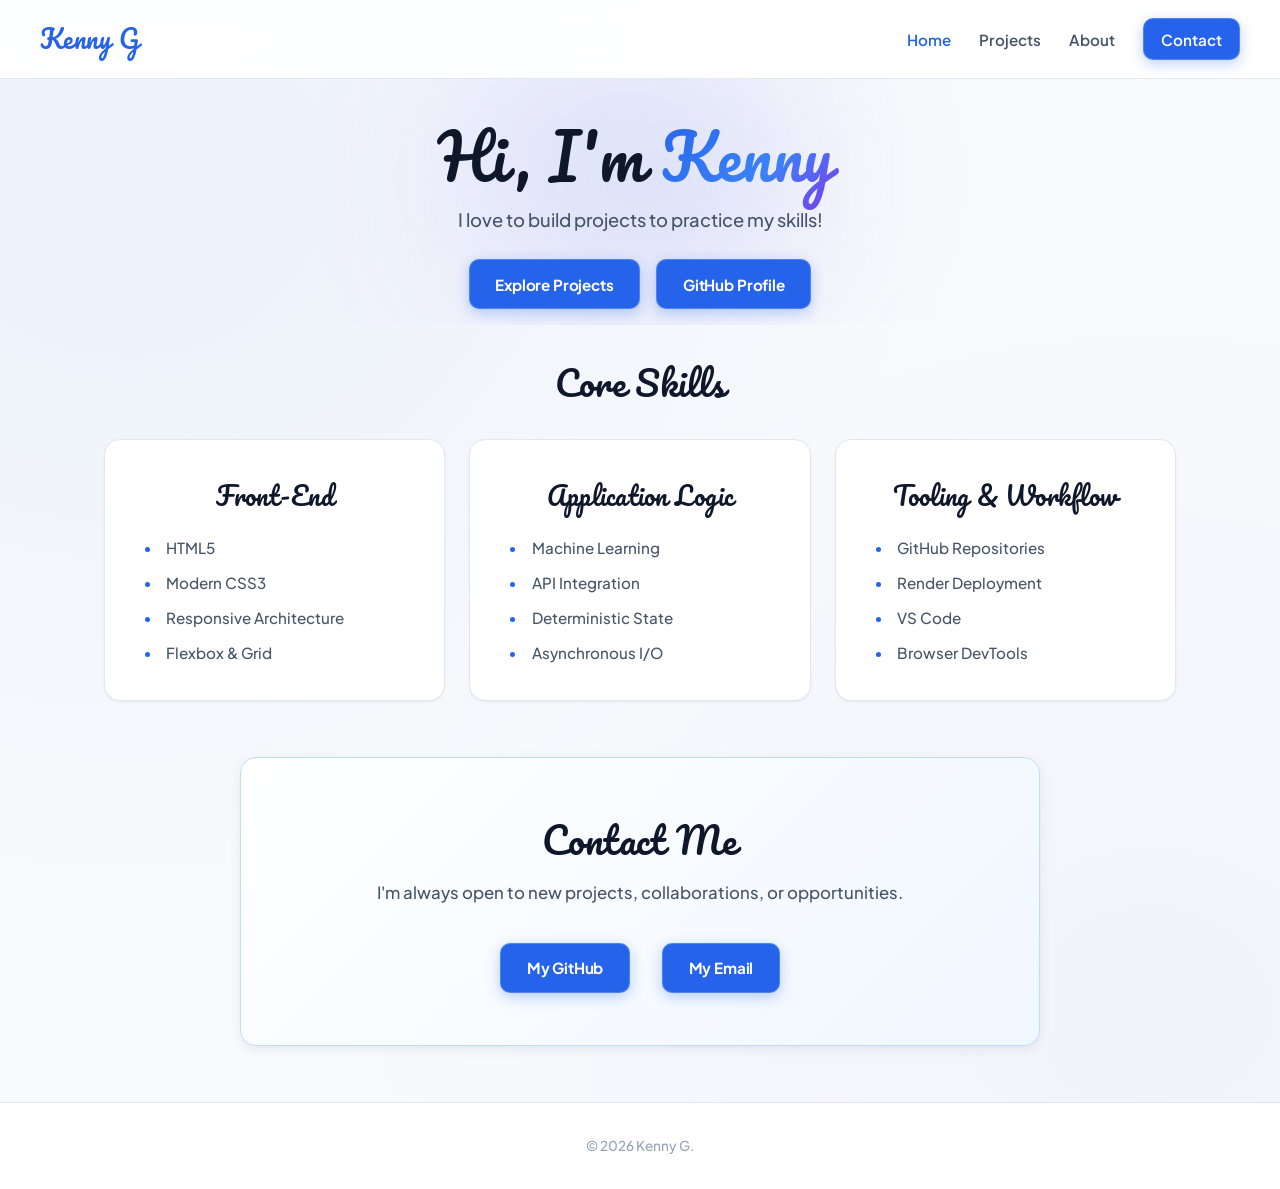
<file: index.html>
<!DOCTYPE html>
<html lang="en">

<head>
  <meta charset="UTF-8" />
  <meta name="viewport" content="width=device-width, initial-scale=1.0" />
  <title>Kenny's Portfolio</title>
  <link rel="preconnect" href="https://fonts.googleapis.com">
  <link rel="preconnect" href="https://fonts.gstatic.com" crossorigin>
  <link href="https://fonts.googleapis.com/css2?family=Fira+Code:wght@400;600&family=Plus+Jakarta+Sans:wght@400;600;700;800&display=swap" rel="stylesheet">
  <link rel="stylesheet" href="style.css" />
</head>

<body>
  <header class="navbar">
    <a href="index.html" class="logo">Kenny G</a>
    <nav class="nav-links">
      <a href="index.html" class="active">Home</a>
      <a href="projects.html">Projects</a>
      <a href="about.html">About</a>
      <a href="#contact" class="btn-nav">Contact</a>
    </nav>
  </header>

  <main>
    <section class="hero-section">
      <div class="hero-glow"></div>
      <div class="hero-content">
        <h1>Hi, I'm <span class="gradient-text">Kenny</span></h1>
        <p class="hero-subtext">I love to build projects to practice my skills!</p>
        <div class="hero-actions">
          <a href="projects.html" class="btn btn-primary">Explore Projects</a>
          <a href="https://github.com/Kenny-G-z" target="_blank" rel="noopener noreferrer" class="btn btn-secondary">GitHub Profile</a>
        </div>
      </div>
    </section>

    <section class="skills-section">
      <h2 class="section-title">Core Skills</h2>
      <div class="skills-grid">

        <div class="skill-card">
          <h3>Front-End</h3>
          <ul class="skill-list">
            <li>HTML5</li>
            <li>Modern CSS3</li>
            <li>Responsive Architecture</li>
            <li>Flexbox & Grid</li>
          </ul>
        </div>

        <div class="skill-card">
          <h3>Application Logic</h3>
          <ul class="skill-list">
            <li>Machine Learning</li>
            <li>API Integration</li>
            <li>Deterministic State</li>
            <li>Asynchronous I/O</li>
          </ul>
        </div>

        <div class="skill-card">
          <h3>Tooling & Workflow</h3>
          <ul class="skill-list">
            <li>GitHub Repositories</li>
            <li>Render Deployment</li>
            <li>VS Code</li>
            <li>Browser DevTools</li>
          </ul>
        </div>
      </div>
    </section>

    <section id="contact" class="contact-section">
      <div class="contact-box">
        <h2>Contact Me</h2>
        <p>I'm always open to new projects, collaborations, or opportunities.</p>
        <div class="contact-buttons">
          <a href="https://github.com/Kenny-G-z" target="_blank" rel="noopener noreferrer" class="btn btn-primary">My GitHub</a>
          <a href="https://mail.google.com/mail/?view=cm&fs=1&to=gosalargk@gmail.com" target="_blank" rel="noopener noreferrer" class="btn btn-primary">My Email</a>
        </div>
      </div>

    </section>
  </main>

  <footer><p>© 2026 Kenny G.</p></footer>
</body>

</html>
</file>
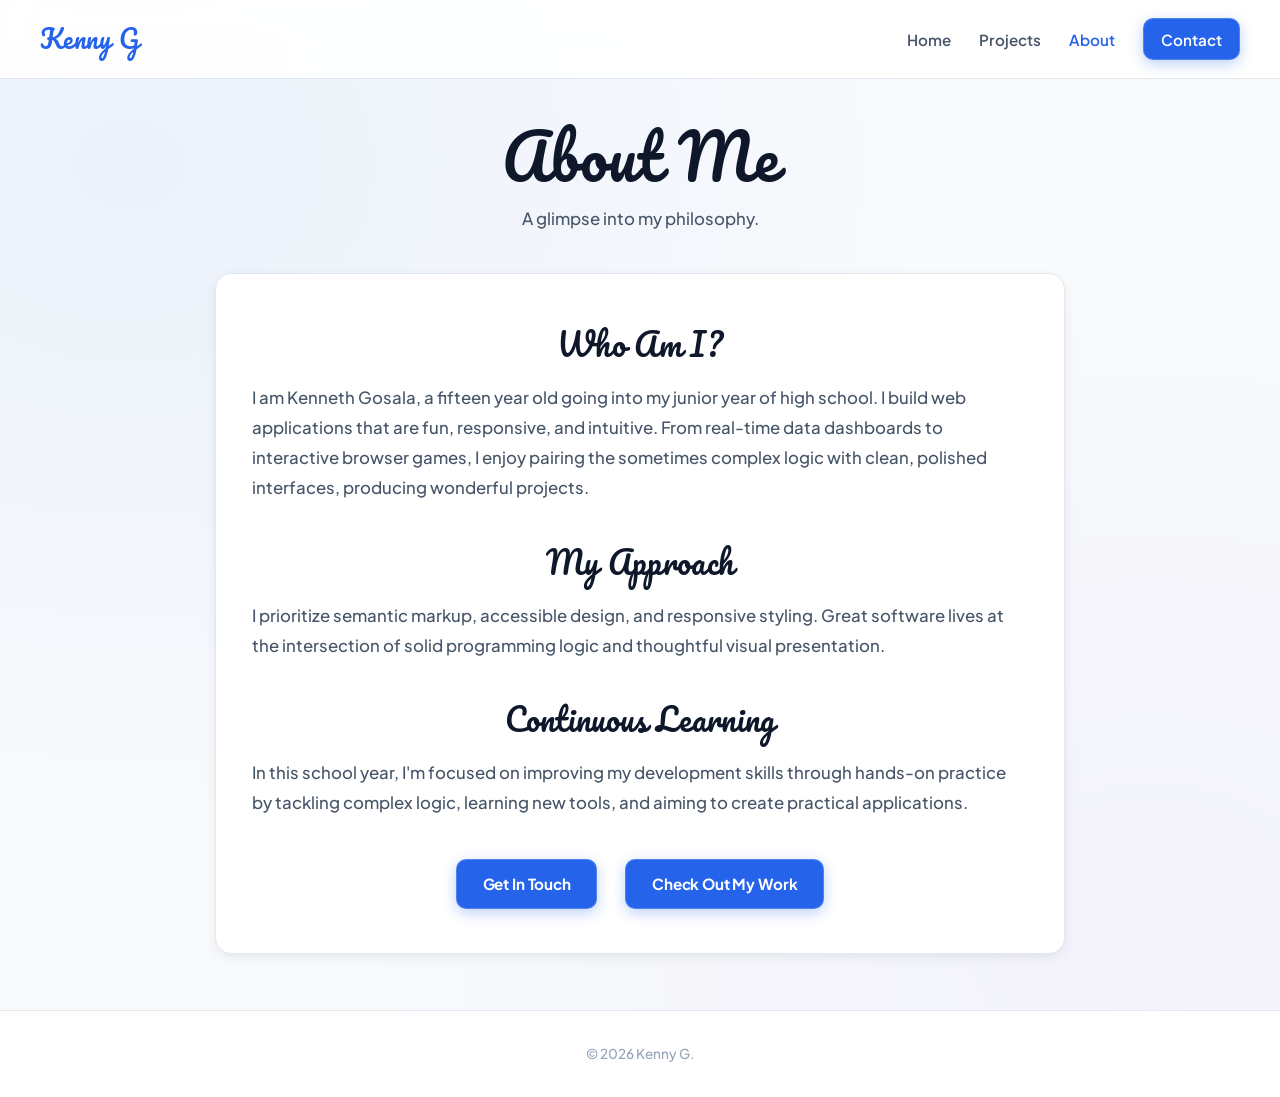
<file: about.html>
<!DOCTYPE html>
<html lang="en">

<head>
  <meta charset="UTF-8" />
  <meta name="viewport" content="width=device-width, initial-scale=1.0" />
  <title>About | Kenny G</title>
  <link rel="preconnect" href="https://fonts.googleapis.com">
  <link rel="preconnect" href="https://fonts.gstatic.com" crossorigin>
  <link href="https://fonts.googleapis.com/css2?family=Fira+Code:wght@400;600&family=Plus+Jakarta+Sans:wght@400;600;700;800&display=swap" rel="stylesheet">
  <link rel="stylesheet" href="style.css"/>
</head>

<body>
  <header class="navbar">
    <a href="index.html" class="logo">Kenny G</a>
    <nav class="nav-links">
      <a href="index.html">Home</a>
      <a href="projects.html">Projects</a>
      <a href="about.html" class="active">About</a>
      <a href="index.html#contact" class="btn-nav">Contact</a>
    </nav>
  </header>

  <main>
    <section class="page-header">
      <h1 class="page-title">About Me</h1>
      <p class="page-subtitle">A glimpse into my philosophy.</p>
    </section>

    <section class="about-content-section">
      <div class="about-card">
        <h2>Who Am I?</h2>
        <p>I am Kenneth Gosala, a fifteen year old going into my junior year of high school. I build web applications that are fun, responsive, and intuitive. From real-time data dashboards to interactive browser games, I enjoy pairing the sometimes complex logic with clean, polished interfaces, producing wonderful projects.</p>
        
        <h2 class="sub-heading">My Approach</h2>
        <p>I prioritize semantic markup, accessible design, and responsive styling. Great software lives at the intersection of solid programming logic and thoughtful visual presentation.</p>

        <h2 class="sub-heading">Continuous Learning</h2>
        <p>In this school year, I'm focused on improving my development skills through hands-on practice by tackling complex logic, learning new tools, and aiming to create practical applications.</p>

        <div class="about-actions">
          <a href="index.html#contact" class="btn btn-primary">Get In Touch</a>
          <a href="projects.html" class="btn btn-secondary">Check Out My Work</a>
        </div>
      </div>
    </section>
  </main>

  <footer>
    <p>© 2026 Kenny G.</p>
  </footer>

</body>
</html>
</file>
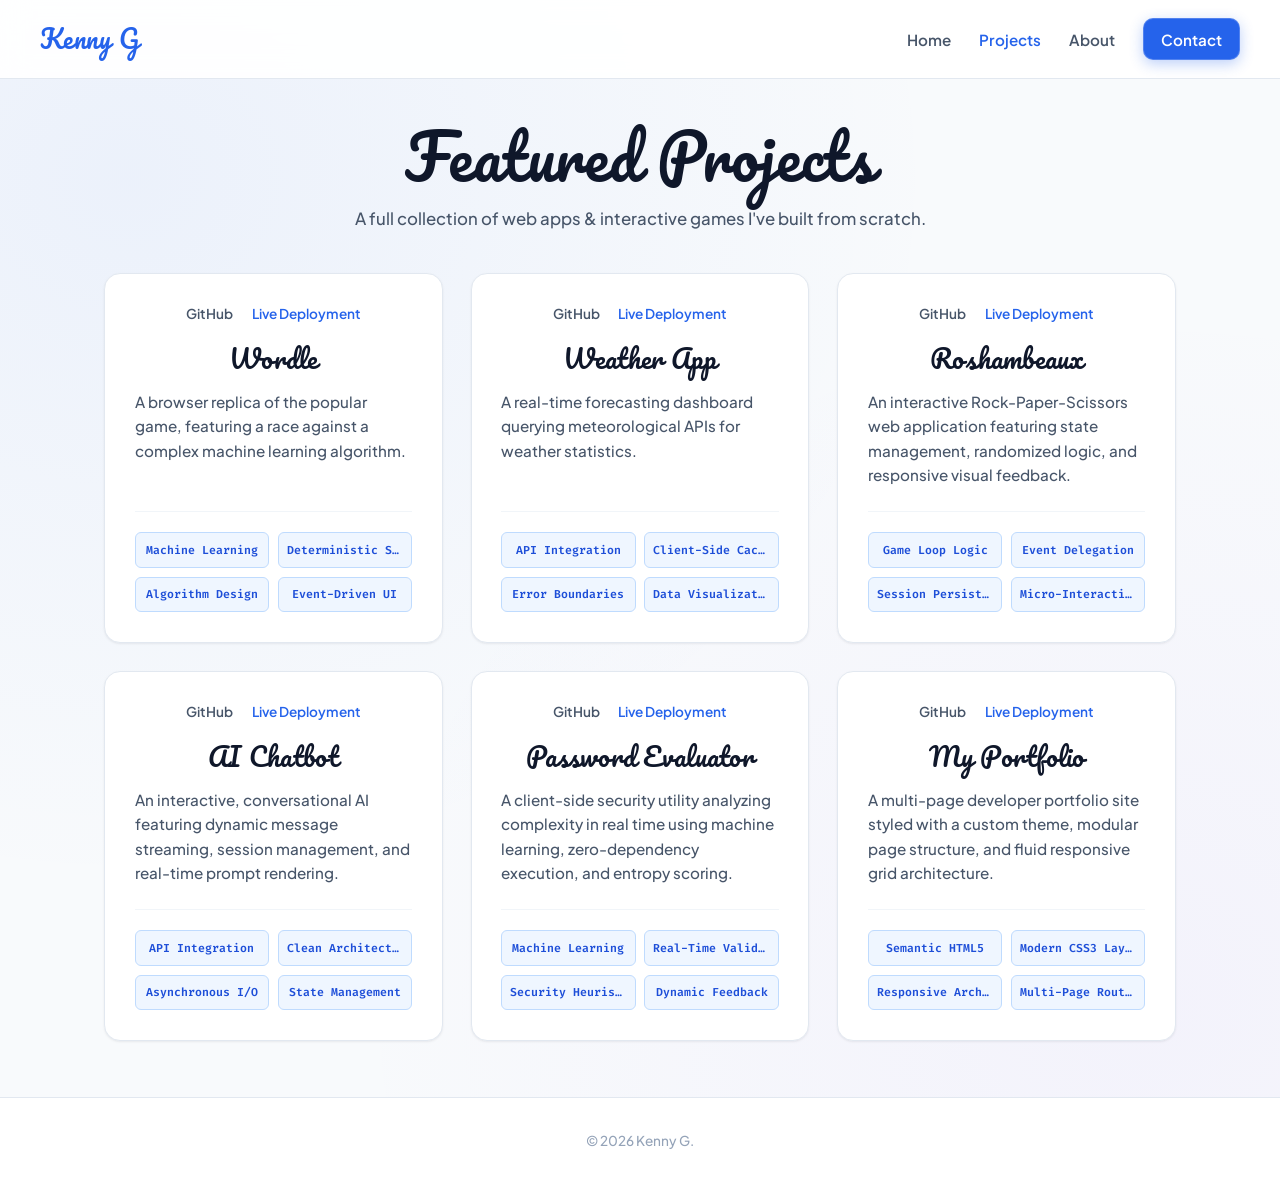
<file: projects.html>
<!DOCTYPE html>
<html lang="en">

<head>
  <meta charset="UTF-8" />
  <meta name="viewport" content="width=device-width, initial-scale=1.0" />
  <title>Projects | Kenny G</title>
  <link rel="preconnect" href="https://fonts.googleapis.com">
  <link rel="preconnect" href="https://fonts.gstatic.com" crossorigin>
  <link href="https://fonts.googleapis.com/css2?family=Fira+Code:wght@400;600&family=Plus+Jakarta+Sans:wght@400;600;700;800&display=swap" rel="stylesheet">
  <link rel="stylesheet" href="style.css" />
</head>

<body>
  <header class="navbar">
    <a href="index.html" class="logo">Kenny G</a>
    <nav class="nav-links">
      <a href="index.html">Home</a>
      <a href="projects.html" class="active">Projects</a>
      <a href="about.html">About</a>
      <a href="index.html#contact" class="btn-nav">Contact</a>
    </nav>
  </header>

  <main>
    <section class="page-header">
      <h1 class="page-title">Featured Projects</h1>
      <p class="page-subtitle">A full collection of web apps & interactive games I've built from scratch.</p>
    </section>

    <section class="all-projects-section">
      <div class="projects-grid">
        <article class="project-card">
          <div class="project-header">
            <div class="project-links">
              <a href="https://github.com/Kenny-G-z/Wordle" target="_blank" rel="noopener noreferrer">GitHub</a>
              <a href="https://wordle-3slv.onrender.com" target="_blank" rel="noopener noreferrer" class="live-link">Live Deployment</a>
            </div>
          </div>
          <h3>Wordle</h3>
          <p>A browser replica of the popular game, featuring a race against a complex machine learning algorithm.</p>
          <div class="tech-stack">
            <span>Machine Learning</span>
            <span>Deterministic State</span>
            <span>Algorithm Design</span>
            <span>Event-Driven UI</span>
          </div>
        </article>

        <article class="project-card">
          <div class="project-header">
            <div class="project-links">
              <a href="https://github.com/Kenny-G-z/Weather-App" target="_blank" rel="noopener noreferrer">GitHub</a>
              <a href="https://weather-app-7cwh.onrender.com" target="_blank" rel="noopener noreferrer" class="live-link">Live Deployment</a>
            </div>
          </div>
          <h3>Weather App</h3>
          <p>A real-time forecasting dashboard querying meteorological APIs for weather statistics.</p>
          <div class="tech-stack">
            <span>API Integration</span>
            <span>Client-Side Caching</span>
            <span>Error Boundaries</span>
            <span>Data Visualization</span>
          </div>
        </article>

        <article class="project-card">
          <div class="project-header">
            <div class="project-links">
              <a href="https://github.com/Kenny-G-z/Roshambeaux" target="_blank" rel="noopener noreferrer">GitHub</a>
              <a href="https://roshambeaux-8d5c.onrender.com" target="_blank" rel="noopener noreferrer" class="live-link">Live Deployment</a>
            </div>
          </div>
          <h3>Roshambeaux</h3>
          <p>An interactive Rock-Paper-Scissors web application featuring state management, randomized logic, and responsive visual feedback.</p>
          <div class="tech-stack">
            <span>Game Loop Logic</span>
            <span>Event Delegation</span>
            <span>Session Persistence</span>
            <span>Micro-Interactions</span>
          </div>
        </article>

        <article class="project-card">
          <div class="project-header">
            <div class="project-links">
              <a href="https://github.com/Kenny-G-z/AI-Chatbot" target="_blank" rel="noopener noreferrer">GitHub</a>
              <a href="https://ai-chatbot-3mv5.onrender.com" target="_blank" rel="noopener noreferrer" class="live-link">Live Deployment</a>
            </div>
          </div>
          <h3>AI Chatbot</h3>
          <p>An interactive, conversational AI featuring dynamic message streaming, session management, and real-time prompt rendering.</p>
          <div class="tech-stack">
            <span>API Integration</span>
            <span>Clean Architecture</span>
            <span>Asynchronous I/O</span>
            <span>State Management</span>
          </div>
        </article>

        <article class="project-card">
          <div class="project-header">
            <div class="project-links">
              <a href="https://github.com/Kenny-G-z/Password-Evaluator" target="_blank" rel="noopener noreferrer">GitHub</a>
              <a href="https://password-evaluator-yjjn.onrender.com" target="_blank" rel="noopener noreferrer" class="live-link">Live Deployment</a>
            </div>
          </div>
          <h3>Password Evaluator</h3>
          <p>A client-side security utility analyzing complexity in real time using machine learning, zero-dependency execution, and entropy scoring.</p>
          <div class="tech-stack">
            <span>Machine Learning</span>
            <span>Real-Time Validation</span>
            <span>Security Heuristics</span>
            <span>Dynamic Feedback</span>
          </div>
        </article>

        <article class="project-card">
          <div class="project-header">
            <div class="project-links">
              <a href="https://github.com/Kenny-G-z/Portfolio" target="_blank" rel="noopener noreferrer">GitHub</a>
              <a href="https://kenny-g-z.github.io/Portfolio/" target="_blank" rel="noopener noreferrer" class="live-link">Live Deployment</a>
            </div>
          </div>
          <h3>My Portfolio</h3>
          <p>A multi-page developer portfolio site styled with a custom theme, modular page structure, and fluid responsive grid architecture.</p>
          <div class="tech-stack">
            <span>Semantic HTML5</span>
            <span>Modern CSS3 Layouts</span>
            <span>Responsive Architecture</span>
            <span>Multi-Page Routing</span>
          </div>

        </article>
      </div>

    </section>
  </main>

  <footer>
    <p>© 2026 Kenny G.</p>
  </footer>
</body>

</html>
</file>
<file: style.css>
@import url('https://fonts.googleapis.com/css2?family=Fira+Code:wght@400;600&family=Pacifico&family=Plus+Jakarta+Sans:wght@400;500;600;700;800&display=swap');

:root {
  --bg-main: #f8fafc;
  --bg-surface: #ffffff;
  --bg-card: #ffffff;
  --bg-card-hover: #ffffff;
  --border-color: #e2e8f0;
  --border-hover: #c7d2fe;
  --border-focus: #4f46e5;
  --text-main: #0f172a;
  --text-muted: #475569;
  --text-dim: #94a3b8;
  --accent-primary: #2563eb;         
  --accent-primary-hover: #1d4ed8;    
  --accent-secondary: #4f46e5;       
  --accent-purple-tint: #7c3aed;     
  --accent-tag-bg: #eff6ff;
  --accent-tag-text: #1d4ed8;
  --accent-tag-border: #bfdbfe;
  --btn-bg: #2563eb;
  --btn-bg-hover: #1d4ed8;
  --btn-text: #ffffff;
  --shadow-btn: 0 4px 14px rgba(37, 99, 235, 0.3);
  --shadow-sm: 0 1px 3px rgba(15, 23, 42, 0.05), 0 1px 2px rgba(15, 23, 42, 0.03);
  --shadow-md: 0 4px 14px rgba(15, 23, 42, 0.06), 0 2px 6px rgba(15, 23, 42, 0.03);
  --shadow-lg: 0 12px 28px rgba(37, 99, 235, 0.12), 0 4px 10px rgba(15, 23, 42, 0.04);
  --font-body: 'Plus Jakarta Sans', -apple-system, BlinkMacSystemFont, 'Segoe UI', Roboto, sans-serif;
  --font-mono: 'Fira Code', monospace;
  --font-title: 'Pacifico', cursive;
  --radius-sm: 6px;
  --radius-md: 10px;
  --radius-lg: 16px;
  --radius-full: 9999px;
  --transition: all 0.2s cubic-bezier(0.16, 1, 0.3, 1);
  --max-width: 1120px;
}

* {box-sizing: border-box;
  margin: 0;
  padding: 0;}

html {
  scroll-behavior: smooth;
  font-family: var(--font-body);
  background-color: var(--bg-main);
  background-image: 
    radial-gradient(at 10% 15%, rgba(37, 99, 235, 0.06) 0px, transparent 50%),
    radial-gradient(at 90% 85%, rgba(124, 58, 237, 0.04) 0px, transparent 50%);
  color: var(--text-main);
  line-height: 1.65;
  -webkit-font-smoothing: antialiased;
}

body {
  min-height: 100vh;
  display: flex;
  flex-direction: column;
  font-family: var(--font-body);
}

main {
  flex: 1;
}

h1, h2, h3, h4, .section-title, .page-title {
  font-family: var(--font-title);
  font-weight: 400;
  letter-spacing: 0.01em;
  text-align: center;
  color: var(--text-main) !important;
}

p, span, a, li, label, input, textarea, button, .hero-subtext, .page-subtitle, .badge, footer {
  font-family: var(--font-body);
}

.navbar {
  display: flex;
  justify-content: space-between;
  align-items: center;
  padding: 1.15rem 2.5rem;
  width: 100%;
  position: sticky;
  top: 0;
  z-index: 100;
  background: rgba(255, 255, 255, 0.92);
  backdrop-filter: blur(14px);
  border-bottom: 1px solid var(--border-color);
  animation: fadeInDown 0.6s cubic-bezier(0.16, 1, 0.3, 1) both;
}

.logo {
  font-family: var(--font-title) !important;
  font-weight: 400;
  font-size: 1.55rem;
  color: var(--accent-primary) !important;
  text-decoration: none;
  letter-spacing: 0.02em;
  transition: var(--transition);
}

.logo:hover {
  color: var(--accent-primary-hover) !important;
  transform: scale(1.04) rotate(-1deg);
}

.nav-links {
  display: flex;
  align-items: center;
  gap: 1.75rem;
}

.nav-links a {
  text-decoration: none;
  color: var(--text-muted);
  font-size: 0.95rem;
  font-weight: 600;
  transition: var(--transition);
}

.nav-links a:hover, .nav-links a.active {
  color: var(--accent-primary);
}

.btn, .btn-primary, .btn-secondary, .btn-nav {
  display: inline-flex;
  align-items: center;
  justify-content: center;
  gap: 0.5rem;
  padding: 0.72rem 1.6rem;
  border-radius: var(--radius-md);
  font-size: 0.95rem;
  font-weight: 700;
  letter-spacing: -0.01em;
  text-decoration: none;
  background: var(--btn-bg) !important;
  color: var(--btn-text) !important;
  border: 1px solid rgba(255, 255, 255, 0.2);
  box-shadow: var(--shadow-btn);
  transition: var(--transition);
  cursor: pointer;
}

.btn:hover, .btn-primary:hover, .btn-secondary:hover, .btn-nav:hover {
  background: var(--btn-bg-hover) !important;
  transform: translateY(-2px);
  box-shadow: 0 6px 20px rgba(37, 99, 235, 0.4);
}

.btn-nav {
  padding: 0.45rem 1.1rem;
}

.hero-section {
  position: relative;
  text-align: center;
  padding: 2.5rem 1.5rem 0; 
  overflow: hidden;
}

.page-header, .page-header-wrapper {
  position: relative;
  text-align: center;
  padding: 2.5rem 1.5rem 0; 
  overflow: hidden;
}

.hero-glow, .page-glow {
  position: absolute;
  top: 40%;
  left: 50%;
  transform: translate(-50%, -50%);
  width: 580px;
  height: 280px;
  background: radial-gradient(circle, rgba(37, 99, 235, 0.16) 0%, rgba(124, 58, 237, 0.08) 50%, transparent 70%);
  filter: blur(75px);
  z-index: 0;
  pointer-events: none;
}

.hero-content, .page-header-content {
  position: relative;
  z-index: 1;
  max-width: 820px;
  margin: 0 auto;
  animation: fadeInUp 0.7s cubic-bezier(0.16, 1, 0.3, 1) 0.15s both;
}

.hero-content h1,
.page-title {
  font-size: clamp(2.4rem, 5vw, 3.8rem);
  line-height: 1.25;
  margin-bottom: 0; 
  color: var(--text-main) !important;
  text-align: center;
}

.gradient-text {
  font-family: var(--font-title);
  font-weight: 400;
  padding-right: 0.15em;
  background: linear-gradient(135deg, #2563eb 0%, #3b82f6 60%, #7c3aed 100%);
  -webkit-background-clip: text;
  background-clip: text;
  -webkit-text-fill-color: transparent;
}

.hero-subtext {
  font-size: 1.15rem;
  color: var(--text-muted);
  margin-top: 0.6rem; 
  margin-bottom: 1.5rem; 
  font-weight: 500;
  max-width: 620px;
  margin-left: auto;
  margin-right: auto;
  text-align: center;
}

.page-subtitle {
  font-size: 1.05rem;
  color: var(--text-muted);
  margin-top: 0.6rem; 
  margin-bottom: 1.5rem; 
  font-weight: 500;
  max-width: 620px;
  margin-left: auto;
  margin-right: auto;
  text-align: center;
}

.hero-actions {
  display: flex;
  gap: 1rem;
  justify-content: center;
  flex-wrap: wrap;
  margin-bottom: 1rem;
}

section {
  max-width: var(--max-width);
  margin: 0 auto;
  padding: 1.75rem 1.5rem;
  width: 100%;
}

.all-projects-section, .about-content-section {
  padding-top: 1rem;
  padding-bottom: 3.5rem;
}

.section-title {
  font-size: 2.2rem;
  margin-bottom: 1.75rem;
  text-align: center;
  color: var(--text-main) !important;
}

.skills-grid {
  display: grid;
  grid-template-columns: repeat(auto-fit, minmax(280px, 1fr));
  gap: 1.5rem;
}

.skill-card {
  background: var(--bg-surface);
  border: 1px solid var(--border-color);
  border-radius: var(--radius-lg);
  padding: 2.25rem 2rem;
  box-shadow: var(--shadow-sm);
  transition: var(--transition);
  display: flex;
  flex-direction: column;
}

.skill-card:hover {
  border-color: var(--border-hover);
  transform: translateY(-4px);
  box-shadow: var(--shadow-lg);
}

.skill-card h3 {
  font-size: 1.55rem;
  margin-bottom: 1.25rem;
  color: var(--text-main) !important;
  text-align: center;
}

.skill-list {
  list-style-type: disc;
  list-style-position: inside;
  display: flex;
  flex-direction: column;
  gap: 0.75rem;
  padding-left: 0.5rem;
}

.skill-list li {
  color: var(--text-muted);
  font-size: 0.95rem;
  font-weight: 500;
  line-height: 1.5;
}

.skill-list li::marker {
  color: var(--accent-primary);
}

.projects-grid {
  display: grid;
  grid-template-columns: repeat(auto-fit, minmax(320px, 1fr));
  gap: 1.75rem;
}

.project-card {
  background: var(--bg-card);
  border: 1px solid var(--border-color);
  border-radius: var(--radius-lg);
  padding: 1.85rem;
  display: flex;
  flex-direction: column;
  justify-content: space-between;
  box-shadow: var(--shadow-sm);
  transition: var(--transition);
}

.project-card:hover {
  border-color: var(--border-hover);
  transform: translateY(-5px);
  box-shadow: var(--shadow-lg);
}

.project-header {
  display: flex;
  justify-content: center;
  align-items: center;
  margin-bottom: 0.75rem;
}

.project-links {
  display: flex;
  gap: 1.15rem;
}

.project-links a {
  font-size: 0.85rem;
  color: var(--text-muted);
  text-decoration: none;
  font-weight: 600;
  transition: var(--transition);
}

.project-links a:hover, .project-links a.live-link {
  color: var(--accent-primary);
}

.project-card h3 {
  font-size: 1.6rem;
  margin-bottom: 0.65rem;
  color: var(--text-main) !important;
  text-align: center;
}

.project-card p {
  color: var(--text-muted);
  font-size: 0.95rem;
  font-weight: 500;
  margin-bottom: 1.5rem;
  flex-grow: 1;
  line-height: 1.6;
}

.tech-stack {
  display: grid;
  grid-template-columns: 1fr 1fr;
  gap: 0.55rem;
  padding-top: 1.25rem;
  border-top: 1px solid #f1f5f9;
}

.tech-stack span {
  font-family: var(--font-mono) !important;
  font-size: 0.72rem;
  background: var(--accent-tag-bg);
  color: var(--accent-tag-text);
  padding: 0.45rem 0.5rem;
  border-radius: var(--radius-sm);
  text-align: center;
  white-space: nowrap;
  overflow: hidden;
  text-overflow: ellipsis;
  border: 1px solid var(--accent-tag-border);
  font-weight: 600;
}

.about-card {
  background: var(--bg-surface);
  border: 1px solid var(--border-color);
  border-radius: var(--radius-lg);
  padding: 2.75rem 2.25rem;
  max-width: 850px;
  margin: 0 auto;
  box-shadow: var(--shadow-md);
  transition: var(--transition);
}

.about-card:hover {
  border-color: var(--border-hover);
  box-shadow: var(--shadow-lg);
}

.about-card h2, .about-card .sub-heading {
  font-size: 1.95rem;
  margin-bottom: 0.85rem;
  color: var(--text-main) !important;
  text-align: center;
}

.about-card .sub-heading {
  margin-top: 2rem;
}

.about-card p {
  color: var(--text-muted);
  font-size: 1.05rem;
  font-weight: 500;
  line-height: 1.8;
  margin-bottom: 1rem;
}

.about-actions {
  display: flex;
  justify-content: center;
  gap: 1.75rem;
  margin-top: 2.5rem;
  flex-wrap: wrap;
}

.contact-section {
  padding-bottom: 3.5rem;
}

.contact-box {
  background: linear-gradient(135deg, #ffffff 0%, #f0f7ff 100%);
  border: 1px solid var(--accent-tag-border);
  border-radius: var(--radius-lg);
  padding: 3.25rem 2rem;
  text-align: center;
  max-width: 800px;
  margin: 0 auto;
  box-shadow: var(--shadow-md);
  position: relative;
  overflow: hidden;
}

.contact-box h2 {
  font-size: 2.3rem;
  margin-bottom: 0.5rem;
  color: var(--text-main) !important;
  text-align: center;
}

.contact-box p {
  color: var(--text-muted);
  font-size: 1.05rem;
  font-weight: 500;
  margin-bottom: 2.25rem;
  max-width: 540px;
  margin-left: auto;
  margin-right: auto;
  text-align: center;
}

.contact-buttons {
  display: flex;
  justify-content: center;
  align-items: center;
  gap: 2rem;
  flex-wrap: wrap;
}

footer {
  text-align: center;
  padding: 2rem 1rem;
  border-top: 1px solid var(--border-color);
  color: var(--text-dim);
  font-size: 0.85rem;
  font-weight: 500;
  margin-top: auto;
  background: var(--bg-surface);
}

@keyframes fadeInUp {
  from {
    opacity: 0;
    transform: translateY(20px);
  }
  to {
    opacity: 1;
    transform: translateY(0);
  }
}

@keyframes fadeInDown {
  from {
    opacity: 0;
    transform: translateY(-16px);
  }
  to {
    opacity: 1;
    transform: translateY(0);
  }
}

.skill-card, .project-card, .about-card, .contact-box {
  animation: fadeInUp 0.65s cubic-bezier(0.16, 1, 0.3, 1) both;
}

.skills-grid .skill-card:nth-child(1),
.projects-grid .project-card:nth-child(1) { animation-delay: 0.2s; }
.skills-grid .skill-card:nth-child(2),
.projects-grid .project-card:nth-child(2) { animation-delay: 0.28s; }
.skills-grid .skill-card:nth-child(3),
.projects-grid .project-card:nth-child(3) { animation-delay: 0.36s; }
.projects-grid .project-card:nth-child(4) { animation-delay: 0.44s; }
.projects-grid .project-card:nth-child(5) { animation-delay: 0.52s; }
.projects-grid .project-card:nth-child(6) { animation-delay: 0.60s; }

.contact-box, .about-card {
  animation-delay: 0.3s;
}

@media (prefers-reduced-motion: reduce) {
  *, *::before, *::after {
    animation-duration: 0.01ms !important;
    animation-iteration-count: 1 !important;
    transition-duration: 0.01ms !important;
  }
}

@media (max-width: 768px) {
  .navbar {
    padding: 1rem 1.25rem;
  }

  .nav-links {
    gap: 1rem;
  }

  .nav-links a {
    font-size: 0.88rem;
  }

  .hero-section, .page-header, .page-header-wrapper {
    padding: 2.25rem 1rem 0.5rem;
  }

  .skill-card {
    padding: 1.5rem 1.25rem;
  }

  .about-card {
    padding: 2rem 1.5rem;
  }

  .contact-box {
    padding: 2.25rem 1.25rem;
  }

  .contact-buttons {
    gap: 1rem;
    flex-direction: column;
    align-items: stretch;
  }

  .tech-stack {
    grid-template-columns: 1fr;
  }
}
</file>
